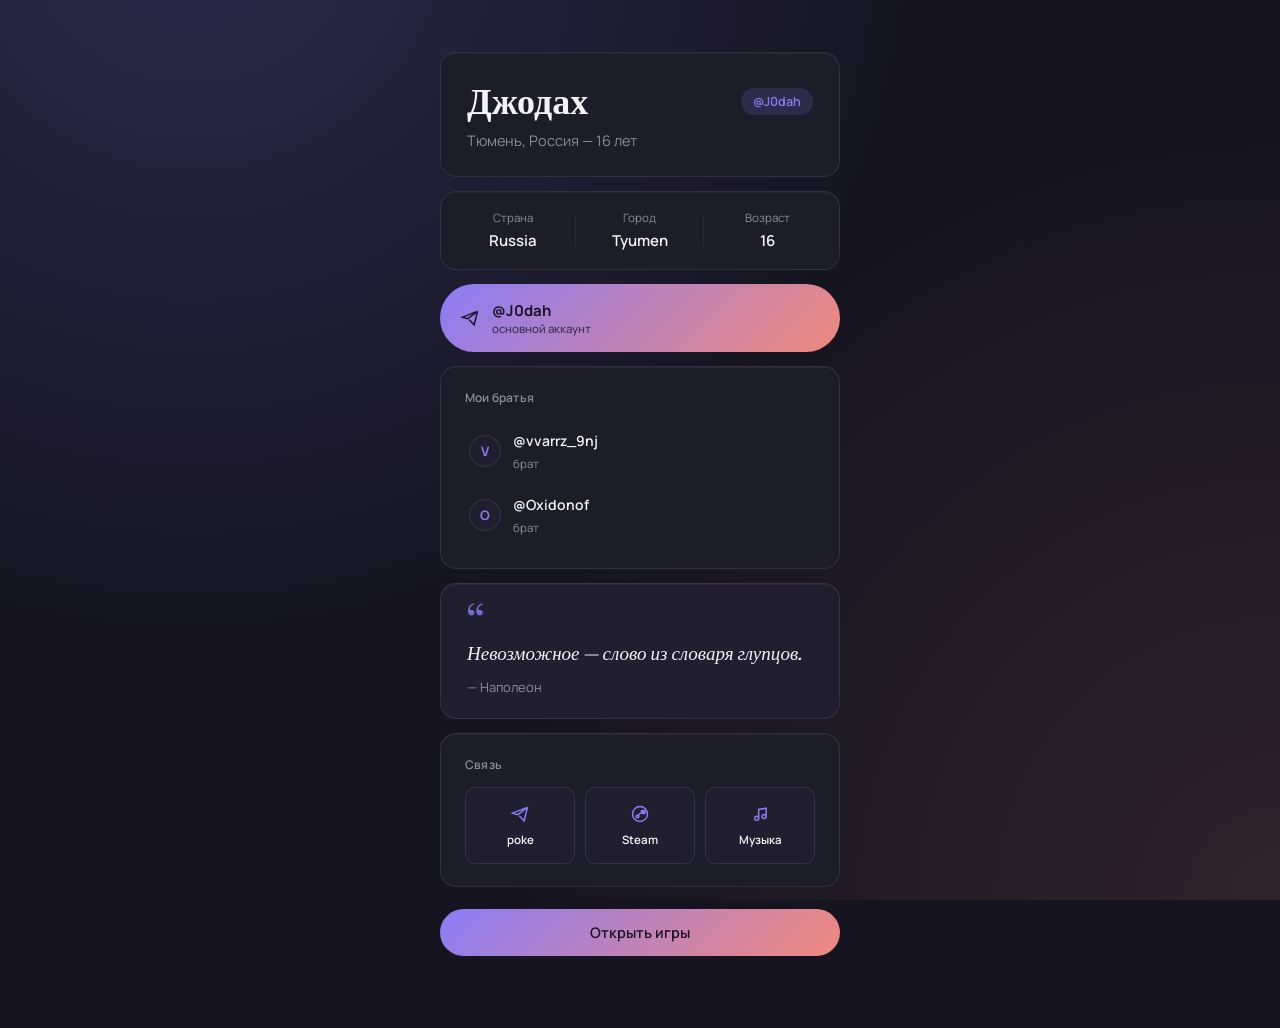
<file: index.html>
<!DOCTYPE html>
<html lang="ru">
<head>
<meta charset="UTF-8">
<meta name="viewport" content="width=device-width, initial-scale=1">
<title>Джодах · @J0dah</title>
<meta name="description" content="Личная страница Джодах — Тюмень, Россия">
<link rel="icon" href="data:,">
<link rel="stylesheet" href="style.css">
</head>
<body>
<div class="bg-field"></div>

<div class="wrap">

  <div class="card hero">
    <div class="hero-row">
      <h1 class="name" data-field="name">Джодах</h1>
      <span class="chip" data-field="username">@J0dah</span>
    </div>
    <p class="meta" data-field="tagline">Тюмень, Россия — 16 лет</p>
  </div>

  <div class="card facts">
    <div class="fact"><span class="fact-label">Страна</span><span class="fact-value" data-field="country">Russia</span></div>
    <div class="fact"><span class="fact-label">Город</span><span class="fact-value" data-field="city">Tyumen</span></div>
    <div class="fact"><span class="fact-label">Возраст</span><span class="fact-value" data-field="age">16</span></div>
  </div>

  <a class="cta-pill" href="https://t.me/J0dah" target="_blank" rel="noopener">
    <svg class="ic" viewBox="0 0 24 24" fill="none" stroke="currentColor" stroke-width="1.8"><path d="M21 4 3 11l6 2m12-9-4 16-6-6m10-10L9 13"/></svg>
    <span>@J0dah<small>основной аккаунт</small></span>
  </a>

  <div class="card panel">
    <p class="card-label">Мои братья</p>
    <div class="people">
      <a class="person" href="https://t.me/vvarrz_9nj" target="_blank" rel="noopener">
        <span class="avatar">V</span>
        <span><span class="handle">@vvarrz_9nj</span><br><span class="tag">брат</span></span>
      </a>
      <a class="person" href="https://t.me/Oxidonof" target="_blank" rel="noopener">
        <span class="avatar">O</span>
        <span><span class="handle">@Oxidonof</span><br><span class="tag">брат</span></span>
      </a>
    </div>
  </div>

  <div class="card quote-card">
    <p class="quote-mark">&ldquo;</p>
    <p class="quote-text" data-field="quote">Невозможное — слово из словаря глупцов.</p>
    <p class="quote-by" data-field="quote_author">— Наполеон</p>
  </div>

  <div class="card panel">
    <p class="card-label">Связь</p>
    <div class="icon-row">
      <a class="icon-btn" href="https://t.me/personal_life_J0dah" target="_blank" rel="noopener">
        <svg class="ic" viewBox="0 0 24 24" fill="none" stroke="currentColor" stroke-width="1.8"><path d="M21 4 3 11l6 2m12-9-4 16-6-6m10-10L9 13"/></svg>
        <span>poke</span>
      </a>
      <a class="icon-btn" href="https://steamcommunity.com/profiles/76561199395052600/" target="_blank" rel="noopener">
        <svg class="ic" viewBox="0 0 24 24" fill="none" stroke="currentColor" stroke-width="1.8"><circle cx="12" cy="12" r="9"/><circle cx="9" cy="15" r="1.6"/><path d="M9 15l3.5-4.2M14.5 8.5a2 2 0 1 1 2.6 2.9L14.5 8.5z"/><circle cx="15.3" cy="9.6" r="1.9"/></svg>
        <span>Steam</span>
      </a>
      <a class="icon-btn" href="https://music.yandex.ru/playlists/lk.232a8e9f-e917-4efd-a630-579a45d5b637" target="_blank" rel="noopener">
        <svg class="ic" viewBox="0 0 24 24" fill="none" stroke="currentColor" stroke-width="1.8"><circle cx="8" cy="17" r="2.4"/><circle cx="17" cy="15" r="2.4"/><path d="M10.4 17V6.5L19.4 5v10"/></svg>
        <span>Музыка</span>
      </a>
    </div>
  </div>

  <div class="foot-nav">
    <a class="btn primary" href="games.html">Открыть игры</a>
  </div>

</div>

<!-- hidden admin gate: hold J + D + H together for ~1s -->
<div class="modal-backdrop" id="adminBackdrop">
  <div class="card modal">
    <h3>Вход</h3>
    <p class="hint">Админ-доступ · Джодах</p>
    <div class="field">
      <label for="loginUser">Логин</label>
      <input id="loginUser" type="text" autocomplete="off">
    </div>
    <div class="field">
      <label for="loginPass">Пароль</label>
      <input id="loginPass" type="password" autocomplete="off">
    </div>
    <p class="err" id="loginErr"></p>
    <div class="modal-actions">
      <button class="btn ghost" id="loginCancel" type="button">Отмена</button>
      <button class="btn primary" id="loginSubmit" type="button">Войти</button>
    </div>
  </div>
</div>

<script src="main.js"></script>
</body>
</html>
</file>
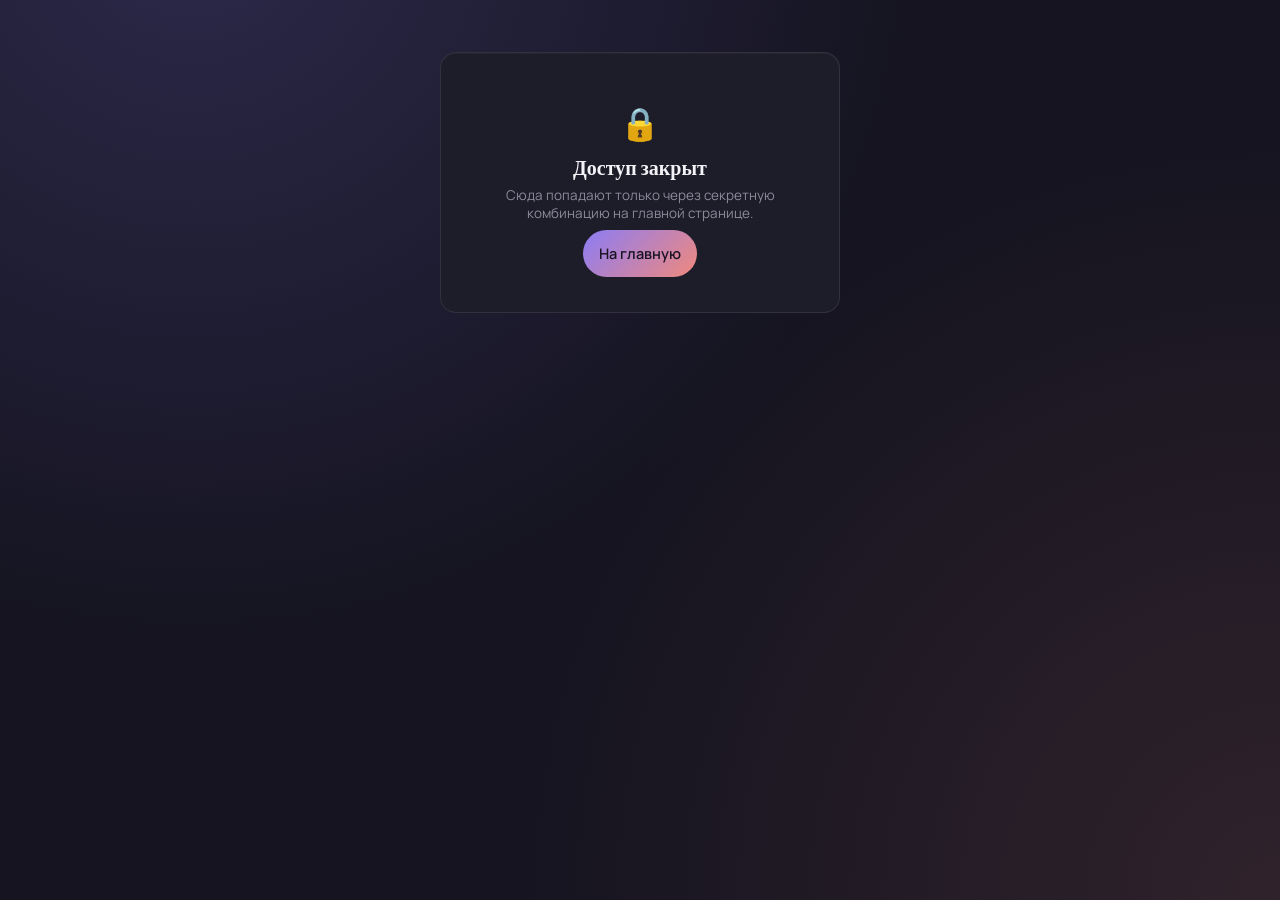
<file: admin.html>
<!DOCTYPE html>
<html lang="ru">
<head>
<meta charset="UTF-8">
<meta name="viewport" content="width=device-width, initial-scale=1">
<title>Admin · JODAH</title>
<link rel="icon" href="data:,">
<link rel="stylesheet" href="style.css">
</head>
<body>
<div class="bg-field"></div>
<div class="wrap">

  <div id="lockedView" class="card admin-locked" style="display:none;">
    <div class="icon">🔒</div>
    <h2 style="margin:0 0 6px;font-family:var(--font-display);font-size:20px;">Доступ закрыт</h2>
    <p style="color:var(--text-dim);font-size:13.5px;margin:0 0 20px;">Сюда попадают только через секретную комбинацию на главной странице.</p>
    <a class="btn primary" href="index.html">На главную</a>
  </div>

  <div id="dashboard" style="display:none;">
    <h1 class="page-title">Панель</h1>
    <p class="page-lead">Только для Джодах.</p>

    <div class="card stat-grid">
      <div class="stat"><div class="num" id="visitCount">0</div><div class="lbl">визитов</div></div>
      <div class="stat"><div class="num" id="best2048">0</div><div class="lbl">рекорд 2048</div></div>
      <div class="stat"><div class="num" id="bestSnake">0</div><div class="lbl">рекорд змейки</div></div>
    </div>

    <div class="card panel">
      <h2>Изменить bio</h2>
      <div class="field"><label for="f_name">Имя</label><input id="f_name"></div>
      <div class="field"><label for="f_country">Страна</label><input id="f_country"></div>
      <div class="field"><label for="f_city">Город</label><input id="f_city"></div>
      <div class="field"><label for="f_age">Возраст</label><input id="f_age"></div>
      <div class="field"><label for="f_username">Юзернейм</label><input id="f_username"></div>
      <div class="field"><label for="f_tagline">Подзаголовок</label><input id="f_tagline"></div>
      <div class="field"><label for="f_quote">Цитата</label><textarea id="f_quote" rows="2"></textarea></div>
      <div class="field"><label for="f_quote_author">Автор цитаты</label><input id="f_quote_author"></div>
      <div class="modal-actions">
        <button class="btn ghost" id="resetBtn" type="button">Сбросить</button>
        <button class="btn primary" id="saveBtn" type="button">Сохранить</button>
      </div>
      <p class="save-msg" id="saveMsg"></p>
      <p style="color:var(--text-dim);font-size:12px;margin-top:6px;">Изменения хранятся в этом браузере (localStorage) и применяются на главной странице сайта.</p>
    </div>

    <div class="foot-nav">
      <a class="btn ghost" href="index.html">На главную</a>
      <button class="btn" id="logoutBtn" type="button">Выйти</button>
    </div>
  </div>

</div>
<script src="admin.js"></script>
</body>
</html>
</file>
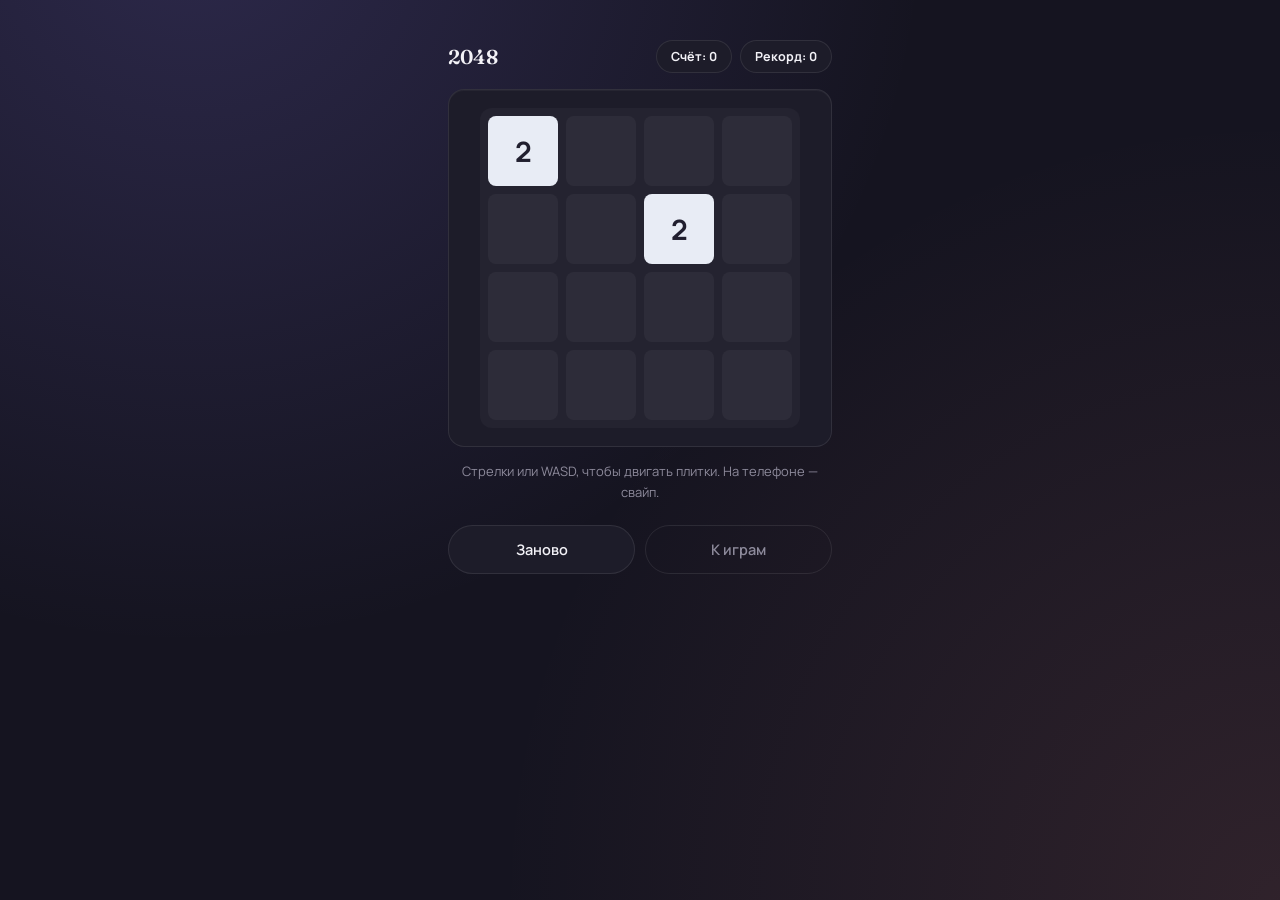
<file: game-2048.html>
<!DOCTYPE html>
<html lang="ru">
<head>
<meta charset="UTF-8">
<meta name="viewport" content="width=device-width, initial-scale=1">
<title>2048 · JODAH</title>
<link rel="icon" href="data:,">
<link rel="stylesheet" href="style.css">
</head>
<body>
<div class="bg-field"></div>
<div class="game-wrap">
  <div class="game-top">
    <h1 class="page-title" style="font-size:20px;margin:0;">2048</h1>
    <div style="display:flex;gap:8px;">
      <span class="score-pill">Счёт: <span id="score">0</span></span>
      <span class="score-pill">Рекорд: <span id="best">0</span></span>
    </div>
  </div>

  <div class="card game-stage">
    <div id="g2048-grid"></div>
  </div>

  <p class="game-msg" id="msg">Стрелки или WASD, чтобы двигать плитки. На телефоне — свайп.</p>
  <div class="foot-nav">
    <button class="btn" id="restartBtn" type="button">Заново</button>
    <a class="btn ghost" href="games.html">К играм</a>
  </div>
</div>
<script src="game-2048.js"></script>
</body>
</html>
</file>
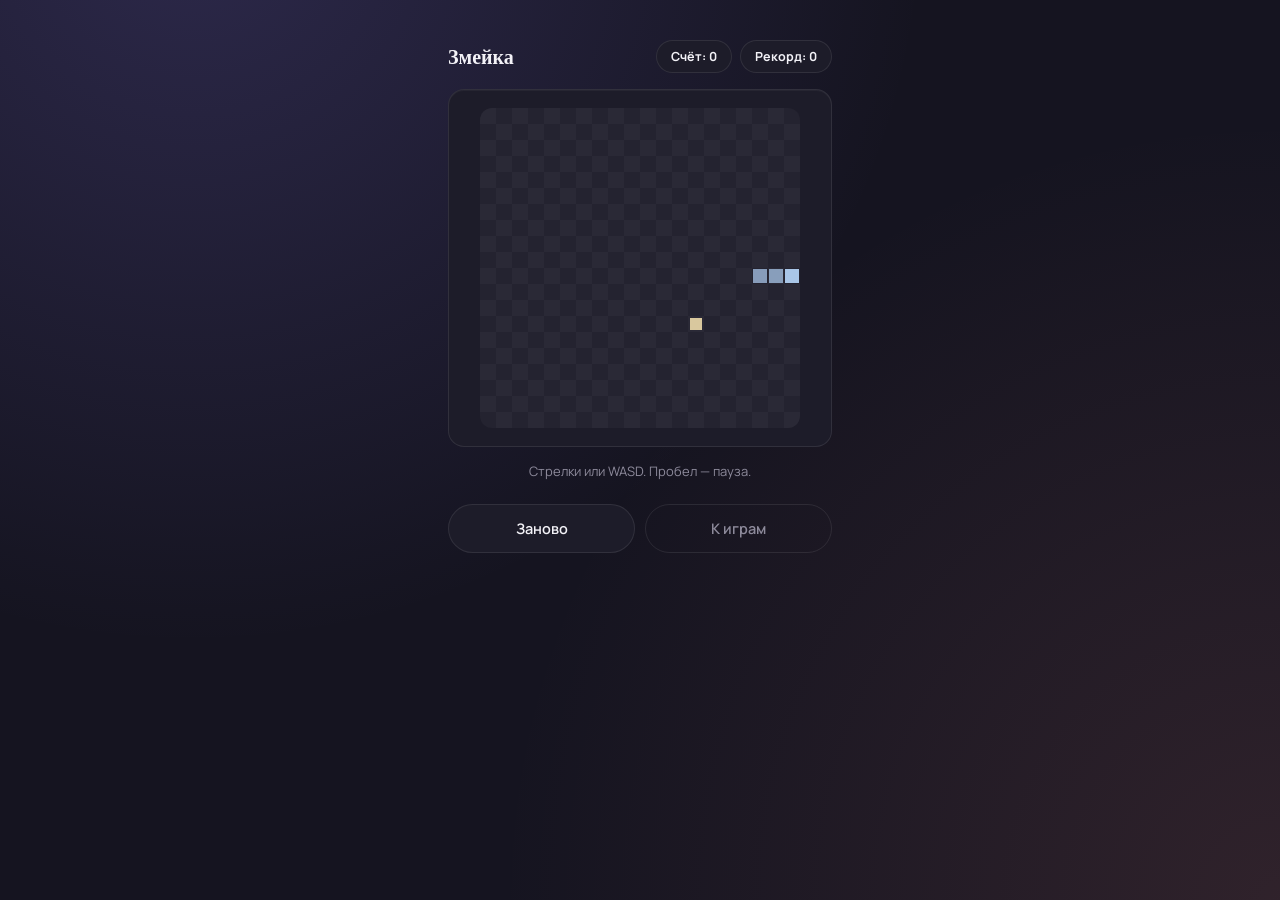
<file: game-snake.html>
<!DOCTYPE html>
<html lang="ru">
<head>
<meta charset="UTF-8">
<meta name="viewport" content="width=device-width, initial-scale=1">
<title>Змейка · JODAH</title>
<link rel="icon" href="data:,">
<link rel="stylesheet" href="style.css">
</head>
<body>
<div class="bg-field"></div>
<div class="game-wrap">
  <div class="game-top">
    <h1 class="page-title" style="font-size:20px;margin:0;">Змейка</h1>
    <div style="display:flex;gap:8px;">
      <span class="score-pill">Счёт: <span id="score">0</span></span>
      <span class="score-pill">Рекорд: <span id="best">0</span></span>
    </div>
  </div>

  <div class="card game-stage">
    <canvas id="snakeCanvas" width="320" height="320"></canvas>
  </div>

  <p class="game-msg" id="msg">Стрелки или WASD. Пробел — пауза.</p>
  <div class="foot-nav">
    <button class="btn" id="restartBtn" type="button">Заново</button>
    <a class="btn ghost" href="games.html">К играм</a>
  </div>
</div>
<script src="game-snake.js"></script>
</body>
</html>
</file>
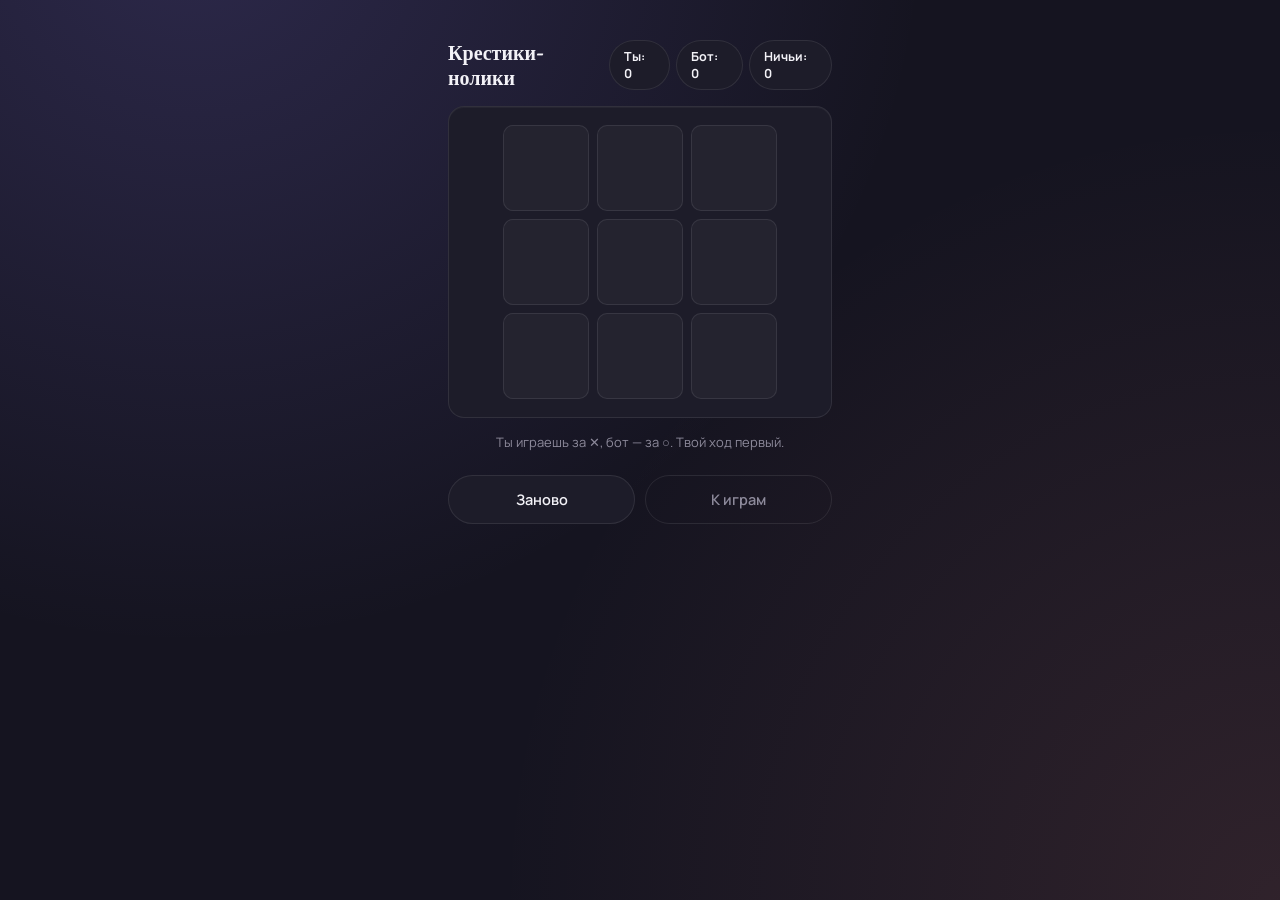
<file: game-tictactoe.html>
<!DOCTYPE html>
<html lang="ru">
<head>
<meta charset="UTF-8">
<meta name="viewport" content="width=device-width, initial-scale=1">
<title>Крестики-нолики · JODAH</title>
<link rel="icon" href="data:,">
<link rel="stylesheet" href="style.css">
</head>
<body>
<div class="bg-field"></div>
<div class="game-wrap">
  <div class="game-top">
    <h1 class="page-title" style="font-size:20px;margin:0;">Крестики-нолики</h1>
    <div style="display:flex;gap:6px;">
      <span class="score-pill">Ты: <span id="wins">0</span></span>
      <span class="score-pill">Бот: <span id="losses">0</span></span>
      <span class="score-pill">Ничьи: <span id="draws">0</span></span>
    </div>
  </div>

  <div class="card game-stage">
    <div id="tttBoard"></div>
  </div>

  <p class="game-msg" id="msg">Ты играешь за ✕, бот — за ○. Твой ход первый.</p>
  <div class="foot-nav">
    <button class="btn" id="restartBtn" type="button">Заново</button>
    <a class="btn ghost" href="games.html">К играм</a>
  </div>
</div>
<script src="game-tictactoe.js"></script>
</body>
</html>
</file>
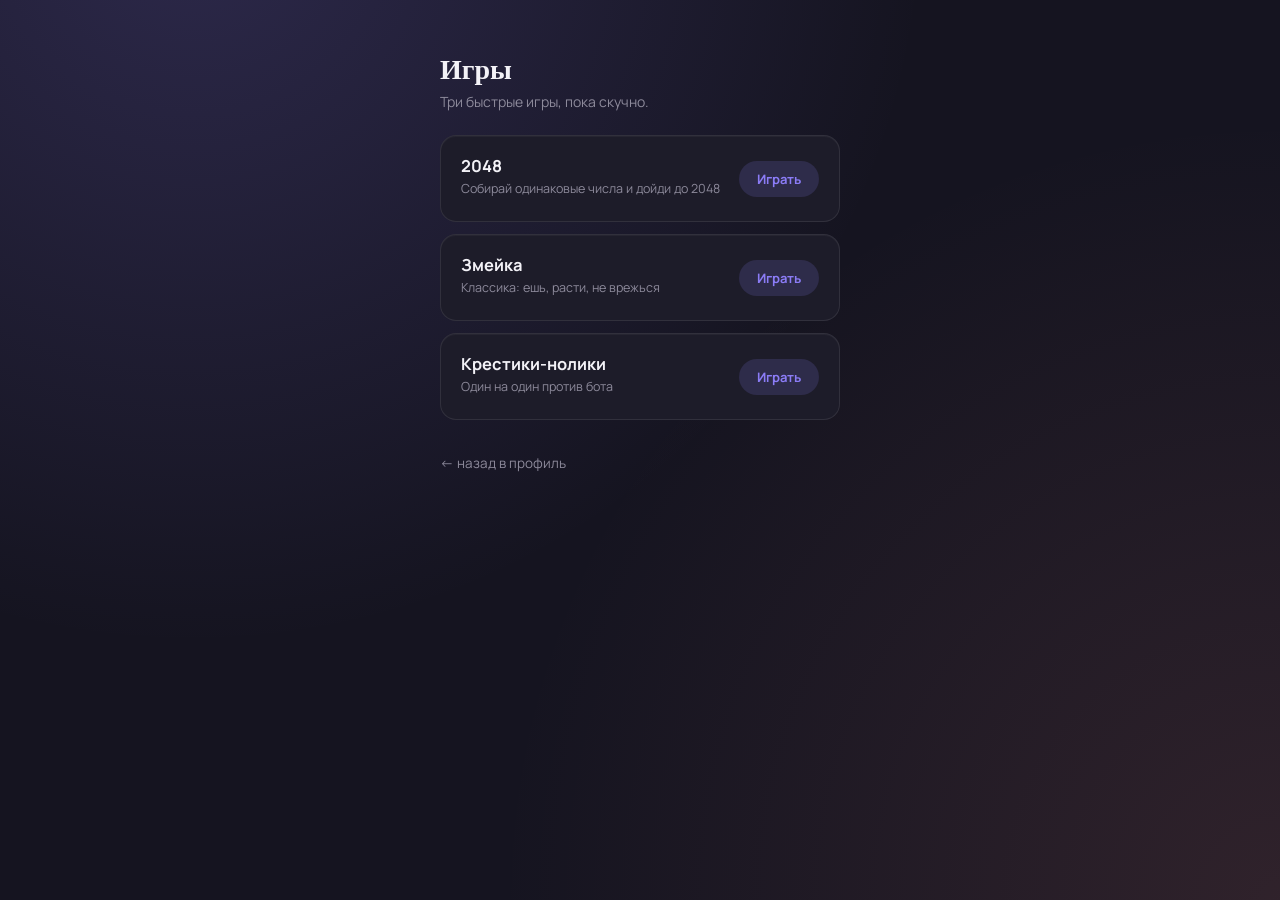
<file: games.html>
<!DOCTYPE html>
<html lang="ru">
<head>
<meta charset="UTF-8">
<meta name="viewport" content="width=device-width, initial-scale=1">
<title>Игры · JODAH</title>
<link rel="icon" href="data:,">
<link rel="stylesheet" href="style.css">
</head>
<body>
<div class="bg-field"></div>
<div class="wrap">
  <h1 class="page-title">Игры</h1>
  <p class="page-lead">Три быстрые игры, пока скучно.</p>

  <a class="card cartridge" href="game-2048.html">
    <div>
      <h3>2048</h3>
      <p>Собирай одинаковые числа и дойди до 2048</p>
      <span class="pb" id="pb-2048"></span>
    </div>
    <span class="play-btn">Играть</span>
  </a>

  <a class="card cartridge" href="game-snake.html">
    <div>
      <h3>Змейка</h3>
      <p>Классика: ешь, расти, не врежься</p>
      <span class="pb" id="pb-snake"></span>
    </div>
    <span class="play-btn">Играть</span>
  </a>

  <a class="card cartridge" href="game-tictactoe.html">
    <div>
      <h3>Крестики-нолики</h3>
      <p>Один на один против бота</p>
      <span class="pb" id="pb-ttt"></span>
    </div>
    <span class="play-btn">Играть</span>
  </a>

  <a class="back-link" href="index.html">← назад в профиль</a>
</div>
<script>
  var b2048 = localStorage.getItem('jodah_2048_best');
  var bSnake = localStorage.getItem('jodah_snake_best');
  var ttt = JSON.parse(localStorage.getItem('jodah_ttt_stats') || 'null');
  if(b2048) document.getElementById('pb-2048').textContent = 'лучший счёт: ' + b2048;
  if(bSnake) document.getElementById('pb-snake').textContent = 'лучший счёт: ' + bSnake;
  if(ttt) document.getElementById('pb-ttt').textContent = ttt.w + 'W / ' + ttt.l + 'L / ' + ttt.d + 'D';
</script>
</body>
</html>
</file>
<file: style.css>
@import url('https://fonts.googleapis.com/css2?family=Fraunces:ital,wght@0,500;0,600;1,500&family=Manrope:wght@400;500;600;700&display=swap');

:root{
  --bg:#151420;
  --panel:#1d1c29;
  --panel-soft:#211f2f;
  --line:rgba(255,255,255,0.09);
  --line-soft:rgba(255,255,255,0.055);
  --text:#f3f2f7;
  --text-dim:#8d8a9b;
  --violet:#8b7cf6;
  --violet-soft:rgba(139,124,246,0.16);
  --coral:#f0897c;
  --ok:#7fceA0;
  --err:#e58b8b;
  --font-display:'Fraunces',serif;
  --font-body:'Manrope',sans-serif;
  --radius:16px;
  --radius-sm:10px;
}

*{box-sizing:border-box;}
html,body{height:100%;}
body{
  margin:0;
  font-family:var(--font-body);
  color:var(--text);
  background:var(--bg);
  min-height:100vh;
  -webkit-font-smoothing:antialiased;
  overflow-x:hidden;
}

.bg-field{
  position:fixed;inset:0;z-index:-1;
  background:
    radial-gradient(circle at 15% -10%, rgba(139,124,246,0.20), transparent 50%),
    radial-gradient(circle at 100% 100%, rgba(240,137,124,0.12), transparent 50%),
    var(--bg);
}

.wrap{
  max-width:440px;margin:0 auto;padding:52px 20px 72px;
  animation:riseIn .5s ease both;
}
@keyframes riseIn{from{opacity:0;transform:translateY(10px);}to{opacity:1;transform:translateY(0);}}
@media (prefers-reduced-motion:reduce){.wrap{animation:none;}}

/* ---------- base card ---------- */
.card{
  background:var(--panel);
  border:1px solid var(--line);
  border-radius:var(--radius);
  box-shadow:inset 0 1px 0 rgba(255,255,255,0.04);
  margin-bottom:14px;
}

/* ---------- hero ---------- */
.hero{padding:30px 26px 26px;}
.hero-row{display:flex;align-items:center;justify-content:space-between;gap:10px;}
.hero .name{
  font-family:var(--font-display);font-weight:600;font-size:36px;
  line-height:1.05;margin:0;color:var(--text);
}
.chip{
  font-family:var(--font-body);font-size:12.5px;font-weight:600;color:var(--violet);
  background:var(--violet-soft);border-radius:100px;padding:5px 12px;white-space:nowrap;
}
.hero .meta{margin:10px 0 0;color:var(--text-dim);font-size:14.5px;}

/* ---------- facts row ---------- */
.facts{display:flex;padding:18px 8px;}
.fact{flex:1;text-align:center;padding:0 6px;position:relative;}
.fact:not(:last-child)::after{
  content:"";position:absolute;right:0;top:4px;bottom:4px;width:1px;background:var(--line-soft);
}
.fact-label{display:block;font-size:11.5px;color:var(--text-dim);margin-bottom:4px;}
.fact-value{font-weight:600;font-size:15px;}

/* ---------- section label ---------- */
.card-label{
  font-size:12px;font-weight:600;color:var(--text-dim);
  margin:0 0 14px;letter-spacing:0.2px;
}

/* ---------- primary contact: the one bold moment ---------- */
.cta-pill{
  display:flex;align-items:center;gap:12px;
  padding:16px 20px;margin-bottom:14px;
  border-radius:100px;
  background:linear-gradient(135deg, var(--violet), var(--coral));
  color:#1a1424;text-decoration:none;
}
.cta-pill .ic{width:20px;height:20px;flex:none;}
.cta-pill span{font-weight:700;font-size:15px;}
.cta-pill small{display:block;font-weight:500;font-size:11.5px;opacity:0.75;}

/* ---------- squad / people ---------- */
.people{display:flex;flex-direction:column;gap:2px;}
.person{
  display:flex;align-items:center;gap:12px;
  padding:9px 4px;text-decoration:none;color:var(--text);
}
.avatar{
  width:32px;height:32px;flex:none;border-radius:100px;
  background:var(--panel-soft);border:1px solid var(--line);
  display:flex;align-items:center;justify-content:center;
  font-weight:700;font-size:13px;color:var(--violet);
}
.person .handle{font-weight:600;font-size:14px;}
.person .tag{color:var(--text-dim);font-size:11.5px;}

/* ---------- quote ---------- */
.quote-card{padding:26px 26px 22px;background:var(--panel-soft);}
.quote-mark{
  font-family:var(--font-display);font-size:44px;color:var(--violet);
  margin:0;line-height:0.5;opacity:0.8;
}
.quote-text{
  font-family:var(--font-display);font-style:italic;font-size:19px;
  line-height:1.4;margin:8px 0 12px;color:var(--text);
}
.quote-by{margin:0;color:var(--text-dim);font-size:13px;}

/* ---------- connect icon row ---------- */
.icon-row{display:flex;gap:10px;}
.icon-btn{
  flex:1;display:flex;flex-direction:column;align-items:center;gap:8px;
  padding:16px 6px;border-radius:var(--radius-sm);
  background:var(--panel-soft);border:1px solid var(--line);
  color:var(--text);text-decoration:none;transition:border-color .2s ease,transform .2s ease;
}
.icon-btn:hover{border-color:var(--violet-soft);transform:translateY(-2px);}
.icon-btn .ic{width:20px;height:20px;color:var(--violet);}
.icon-btn span{font-size:11.5px;font-weight:600;}

/* ---------- nav / buttons ---------- */
.foot-nav{display:flex;gap:10px;margin-top:22px;}
.btn{
  flex:1;text-align:center;padding:14px 16px;
  border-radius:100px;
  background:var(--panel);border:1px solid var(--line);
  color:var(--text);text-decoration:none;font-weight:600;font-size:14.5px;
  font-family:var(--font-body);cursor:pointer;
  transition:border-color .2s ease,background .2s ease;
}
.btn:hover{border-color:var(--violet-soft);background:var(--panel-soft);}
.btn.primary{background:linear-gradient(135deg, var(--violet), var(--coral));color:#1a1424;border:none;}
.btn.ghost{color:var(--text-dim);background:transparent;border-color:var(--line);}

/* ---------- page heading ---------- */
.page-title{font-family:var(--font-display);font-size:28px;font-weight:600;margin:0 0 6px;}
.page-lead{color:var(--text-dim);font-size:14px;margin:0 0 24px;}

/* ---------- arcade cartridges ---------- */
.cartridge{
  padding:18px 20px;margin-bottom:12px;
  display:flex;justify-content:space-between;align-items:center;gap:14px;
  text-decoration:none;color:var(--text);
}
.cartridge h3{margin:0 0 3px;font-size:16.5px;font-weight:700;}
.cartridge p{margin:0;color:var(--text-dim);font-size:12.5px;}
.cartridge .pb{display:block;margin-top:6px;font-size:11px;color:var(--violet);font-weight:600;}
.play-btn{
  flex:none;padding:9px 18px;border-radius:100px;
  background:var(--violet-soft);color:var(--violet);
  text-decoration:none;font-weight:700;font-size:13px;white-space:nowrap;
}

/* ---------- generic game shell ---------- */
.game-wrap{max-width:420px;margin:0 auto;padding:40px 18px 60px;animation:riseIn .5s ease both;}
@media (prefers-reduced-motion:reduce){.game-wrap{animation:none;}}
.game-top{display:flex;justify-content:space-between;align-items:center;margin-bottom:16px;}
.score-pill{
  padding:7px 14px;border-radius:100px;font-size:12.5px;font-weight:700;
  background:var(--panel);border:1px solid var(--line);color:var(--text);
}
.game-stage{padding:18px;display:flex;justify-content:center;}
.game-msg{text-align:center;color:var(--text-dim);font-size:13px;margin-top:14px;line-height:1.6;}
.back-link{display:inline-block;margin-top:22px;color:var(--text-dim);text-decoration:none;font-size:13.5px;}
.back-link:hover{color:var(--text);}

/* ---------- 2048 ---------- */
#g2048-grid{
  position:relative;width:320px;height:320px;
  background:rgba(255,255,255,0.03);border-radius:12px;padding:8px;
  display:grid;grid-template-columns:repeat(4,1fr);grid-template-rows:repeat(4,1fr);gap:8px;
}
.cell-bg{background:rgba(255,255,255,0.045);border-radius:8px;}
.tile{
  position:absolute;display:flex;align-items:center;justify-content:center;
  font-family:var(--font-body);font-weight:700;border-radius:8px;
  transition:transform .12s ease,opacity .12s ease;color:#211f2f;
}

/* ---------- snake ---------- */
#snakeCanvas{border-radius:12px;background:rgba(255,255,255,0.03);}

/* ---------- tic tac toe ---------- */
#tttBoard{display:grid;grid-template-columns:repeat(3,86px);grid-template-rows:repeat(3,86px);gap:8px;}
.ttt-cell{
  background:rgba(255,255,255,0.03);border:1px solid var(--line);border-radius:10px;
  display:flex;align-items:center;justify-content:center;
  font-size:32px;font-weight:700;cursor:pointer;color:var(--text);
}
.ttt-cell:hover{background:rgba(255,255,255,0.07);}

/* ---------- admin modal ---------- */
.modal-backdrop{
  position:fixed;inset:0;background:rgba(10,9,15,0.7);
  display:flex;align-items:center;justify-content:center;
  opacity:0;pointer-events:none;transition:opacity .2s ease;z-index:50;padding:20px;
}
.modal-backdrop.open{opacity:1;pointer-events:auto;}
.modal{width:100%;max-width:320px;padding:26px 24px;transform:translateY(6px);transition:transform .2s ease;}
.modal-backdrop.open .modal{transform:translateY(0);}
.modal h3{margin:0 0 4px;font-family:var(--font-display);font-size:20px;}
.modal p.hint{color:var(--text-dim);font-size:12.5px;margin:0 0 18px;}
.field{margin-bottom:12px;}
.field label{display:block;font-size:12px;color:var(--text-dim);margin-bottom:5px;}
.field input{
  width:100%;padding:11px 13px;border-radius:var(--radius-sm);
  background:var(--panel-soft);border:1px solid var(--line);color:var(--text);font-size:14px;font-family:var(--font-body);
}
.field input:focus{outline:none;border-color:var(--violet-soft);}
.modal-actions{display:flex;gap:10px;margin-top:16px;}
.err{color:var(--err);font-size:12.5px;margin:8px 0 0;min-height:16px;}
.shake{animation:shake .3s ease;}
@keyframes shake{0%,100%{transform:translateX(0);}25%{transform:translateX(-6px);}75%{transform:translateX(6px);}}

/* ---------- admin dashboard ---------- */
.admin-locked{text-align:center;padding:48px 26px;}
.admin-locked .icon{font-size:32px;margin-bottom:10px;}
.stat-grid{display:flex;padding:16px 8px;}
.stat{flex:1;text-align:center;padding:0 6px;}
.stat .num{font-family:var(--font-display);font-size:24px;font-weight:600;color:var(--violet);}
.stat .lbl{font-size:11px;color:var(--text-dim);margin-top:3px;}
textarea{
  width:100%;padding:11px 13px;border-radius:var(--radius-sm);background:var(--panel-soft);
  border:1px solid var(--line);color:var(--text);font-size:14px;font-family:var(--font-body);resize:vertical;
}
.save-msg{font-size:12.5px;color:var(--ok);height:16px;margin-top:8px;}
.panel{padding:22px 24px;}
.panel h2{font-size:13px;font-weight:700;color:var(--text-dim);margin:0 0 14px;}

@media (max-width:400px){
  #g2048-grid{width:280px;height:280px;}
  #tttBoard{grid-template-columns:repeat(3,74px);grid-template-rows:repeat(3,74px);}
}
</file>
